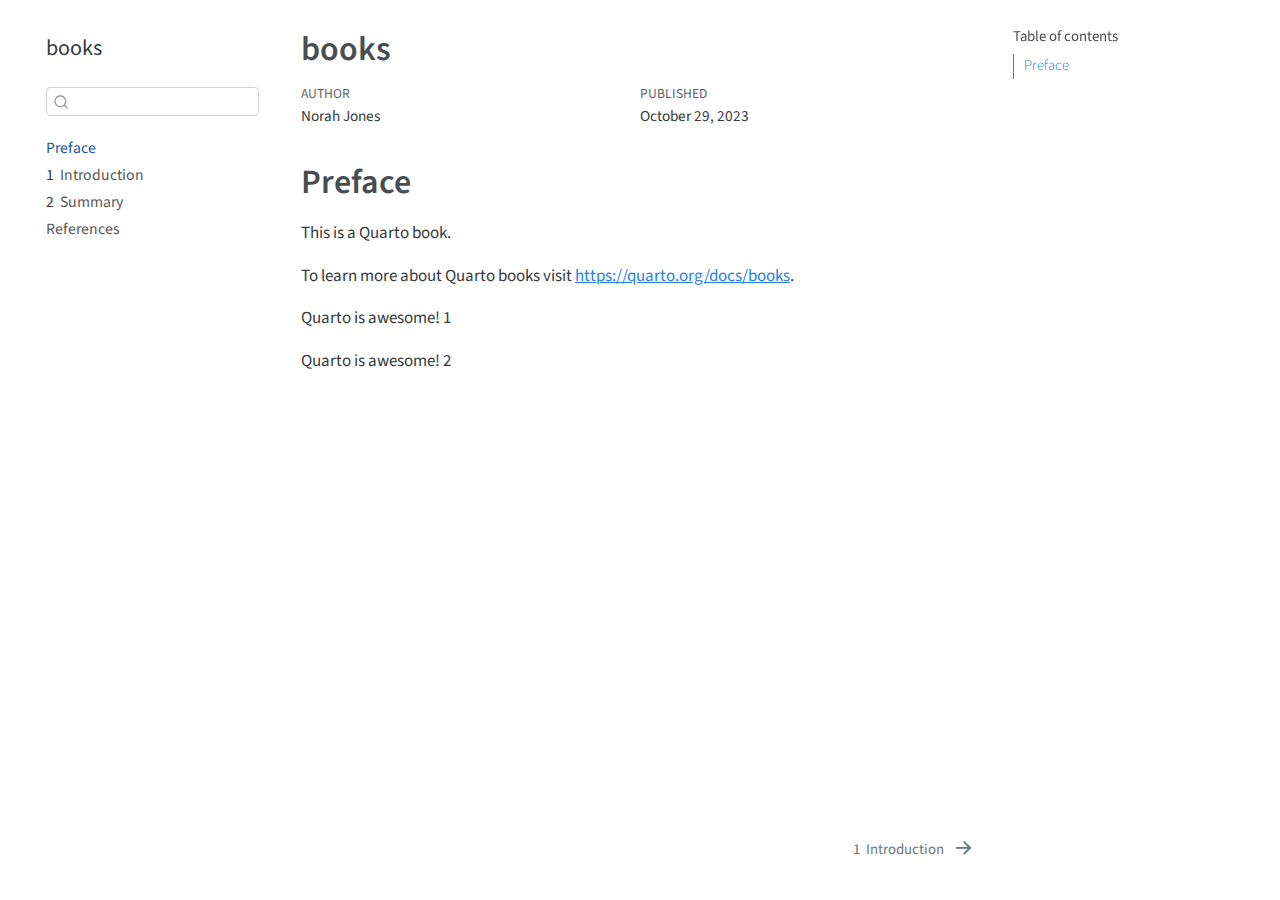
<file: docs/index.html>
<!DOCTYPE html>
<html xmlns="http://www.w3.org/1999/xhtml" lang="en" xml:lang="en"><head>

<meta charset="utf-8">
<meta name="generator" content="quarto-1.3.450">

<meta name="viewport" content="width=device-width, initial-scale=1.0, user-scalable=yes">

<meta name="author" content="Norah Jones">
<meta name="dcterms.date" content="2023-10-29">

<title>books</title>
<style>
code{white-space: pre-wrap;}
span.smallcaps{font-variant: small-caps;}
div.columns{display: flex; gap: min(4vw, 1.5em);}
div.column{flex: auto; overflow-x: auto;}
div.hanging-indent{margin-left: 1.5em; text-indent: -1.5em;}
ul.task-list{list-style: none;}
ul.task-list li input[type="checkbox"] {
  width: 0.8em;
  margin: 0 0.8em 0.2em -1em; /* quarto-specific, see https://github.com/quarto-dev/quarto-cli/issues/4556 */ 
  vertical-align: middle;
}
</style>


<script src="site_libs/quarto-nav/quarto-nav.js"></script>
<script src="site_libs/quarto-nav/headroom.min.js"></script>
<script src="site_libs/clipboard/clipboard.min.js"></script>
<script src="site_libs/quarto-search/autocomplete.umd.js"></script>
<script src="site_libs/quarto-search/fuse.min.js"></script>
<script src="site_libs/quarto-search/quarto-search.js"></script>
<meta name="quarto:offset" content="./">
<link href="./intro.html" rel="next">
<script src="site_libs/quarto-html/quarto.js"></script>
<script src="site_libs/quarto-html/popper.min.js"></script>
<script src="site_libs/quarto-html/tippy.umd.min.js"></script>
<script src="site_libs/quarto-html/anchor.min.js"></script>
<link href="site_libs/quarto-html/tippy.css" rel="stylesheet">
<link href="site_libs/quarto-html/quarto-syntax-highlighting.css" rel="stylesheet" id="quarto-text-highlighting-styles">
<script src="site_libs/bootstrap/bootstrap.min.js"></script>
<link href="site_libs/bootstrap/bootstrap-icons.css" rel="stylesheet">
<link href="site_libs/bootstrap/bootstrap.min.css" rel="stylesheet" id="quarto-bootstrap" data-mode="light">
<script id="quarto-search-options" type="application/json">{
  "location": "sidebar",
  "copy-button": false,
  "collapse-after": 3,
  "panel-placement": "start",
  "type": "textbox",
  "limit": 20,
  "language": {
    "search-no-results-text": "No results",
    "search-matching-documents-text": "matching documents",
    "search-copy-link-title": "Copy link to search",
    "search-hide-matches-text": "Hide additional matches",
    "search-more-match-text": "more match in this document",
    "search-more-matches-text": "more matches in this document",
    "search-clear-button-title": "Clear",
    "search-detached-cancel-button-title": "Cancel",
    "search-submit-button-title": "Submit",
    "search-label": "Search"
  }
}</script>


</head>

<body class="nav-sidebar floating">

<div id="quarto-search-results"></div>
  <header id="quarto-header" class="headroom fixed-top">
  <nav class="quarto-secondary-nav">
    <div class="container-fluid d-flex">
      <button type="button" class="quarto-btn-toggle btn" data-bs-toggle="collapse" data-bs-target="#quarto-sidebar,#quarto-sidebar-glass" aria-controls="quarto-sidebar" aria-expanded="false" aria-label="Toggle sidebar navigation" onclick="if (window.quartoToggleHeadroom) { window.quartoToggleHeadroom(); }">
        <i class="bi bi-layout-text-sidebar-reverse"></i>
      </button>
      <nav class="quarto-page-breadcrumbs" aria-label="breadcrumb"><ol class="breadcrumb"><li class="breadcrumb-item"><a href="./index.html">Preface</a></li></ol></nav>
      <a class="flex-grow-1" role="button" data-bs-toggle="collapse" data-bs-target="#quarto-sidebar,#quarto-sidebar-glass" aria-controls="quarto-sidebar" aria-expanded="false" aria-label="Toggle sidebar navigation" onclick="if (window.quartoToggleHeadroom) { window.quartoToggleHeadroom(); }">      
      </a>
      <button type="button" class="btn quarto-search-button" aria-label="" onclick="window.quartoOpenSearch();">
        <i class="bi bi-search"></i>
      </button>
    </div>
  </nav>
</header>
<!-- content -->
<div id="quarto-content" class="quarto-container page-columns page-rows-contents page-layout-article">
<!-- sidebar -->
  <nav id="quarto-sidebar" class="sidebar collapse collapse-horizontal sidebar-navigation floating overflow-auto">
    <div class="pt-lg-2 mt-2 text-left sidebar-header">
    <div class="sidebar-title mb-0 py-0">
      <a href="./">books</a> 
    </div>
      </div>
        <div class="mt-2 flex-shrink-0 align-items-center">
        <div class="sidebar-search">
        <div id="quarto-search" class="" title="Search"></div>
        </div>
        </div>
    <div class="sidebar-menu-container"> 
    <ul class="list-unstyled mt-1">
        <li class="sidebar-item">
  <div class="sidebar-item-container"> 
  <a href="./index.html" class="sidebar-item-text sidebar-link active">
 <span class="menu-text">Preface</span></a>
  </div>
</li>
        <li class="sidebar-item">
  <div class="sidebar-item-container"> 
  <a href="./intro.html" class="sidebar-item-text sidebar-link">
 <span class="menu-text"><span class="chapter-number">1</span>&nbsp; <span class="chapter-title">Introduction</span></span></a>
  </div>
</li>
        <li class="sidebar-item">
  <div class="sidebar-item-container"> 
  <a href="./summary.html" class="sidebar-item-text sidebar-link">
 <span class="menu-text"><span class="chapter-number">2</span>&nbsp; <span class="chapter-title">Summary</span></span></a>
  </div>
</li>
        <li class="sidebar-item">
  <div class="sidebar-item-container"> 
  <a href="./references.html" class="sidebar-item-text sidebar-link">
 <span class="menu-text">References</span></a>
  </div>
</li>
    </ul>
    </div>
</nav>
<div id="quarto-sidebar-glass" data-bs-toggle="collapse" data-bs-target="#quarto-sidebar,#quarto-sidebar-glass"></div>
<!-- margin-sidebar -->
    <div id="quarto-margin-sidebar" class="sidebar margin-sidebar">
        <nav id="TOC" role="doc-toc" class="toc-active">
    <h2 id="toc-title">Table of contents</h2>
   
  <ul>
  <li><a href="#preface" id="toc-preface" class="nav-link active" data-scroll-target="#preface">Preface</a></li>
  </ul>
</nav>
    </div>
<!-- main -->
<main class="content" id="quarto-document-content">

<header id="title-block-header" class="quarto-title-block default">
<div class="quarto-title">
<h1 class="title">books</h1>
</div>



<div class="quarto-title-meta">

    <div>
    <div class="quarto-title-meta-heading">Author</div>
    <div class="quarto-title-meta-contents">
             <p>Norah Jones </p>
          </div>
  </div>
    
    <div>
    <div class="quarto-title-meta-heading">Published</div>
    <div class="quarto-title-meta-contents">
      <p class="date">October 29, 2023</p>
    </div>
  </div>
  
    
  </div>
  

</header>

<section id="preface" class="level1 unnumbered">
<h1 class="unnumbered">Preface</h1>
<p>This is a Quarto book.</p>
<p>To learn more about Quarto books visit <a href="https://quarto.org/docs/books" class="uri">https://quarto.org/docs/books</a>.</p>
<p>Quarto is awesome! 1</p>
<p>Quarto is awesome! 2</p>


</section>

</main> <!-- /main -->
<script id="quarto-html-after-body" type="application/javascript">
window.document.addEventListener("DOMContentLoaded", function (event) {
  const toggleBodyColorMode = (bsSheetEl) => {
    const mode = bsSheetEl.getAttribute("data-mode");
    const bodyEl = window.document.querySelector("body");
    if (mode === "dark") {
      bodyEl.classList.add("quarto-dark");
      bodyEl.classList.remove("quarto-light");
    } else {
      bodyEl.classList.add("quarto-light");
      bodyEl.classList.remove("quarto-dark");
    }
  }
  const toggleBodyColorPrimary = () => {
    const bsSheetEl = window.document.querySelector("link#quarto-bootstrap");
    if (bsSheetEl) {
      toggleBodyColorMode(bsSheetEl);
    }
  }
  toggleBodyColorPrimary();  
  const icon = "";
  const anchorJS = new window.AnchorJS();
  anchorJS.options = {
    placement: 'right',
    icon: icon
  };
  anchorJS.add('.anchored');
  const isCodeAnnotation = (el) => {
    for (const clz of el.classList) {
      if (clz.startsWith('code-annotation-')) {                     
        return true;
      }
    }
    return false;
  }
  const clipboard = new window.ClipboardJS('.code-copy-button', {
    text: function(trigger) {
      const codeEl = trigger.previousElementSibling.cloneNode(true);
      for (const childEl of codeEl.children) {
        if (isCodeAnnotation(childEl)) {
          childEl.remove();
        }
      }
      return codeEl.innerText;
    }
  });
  clipboard.on('success', function(e) {
    // button target
    const button = e.trigger;
    // don't keep focus
    button.blur();
    // flash "checked"
    button.classList.add('code-copy-button-checked');
    var currentTitle = button.getAttribute("title");
    button.setAttribute("title", "Copied!");
    let tooltip;
    if (window.bootstrap) {
      button.setAttribute("data-bs-toggle", "tooltip");
      button.setAttribute("data-bs-placement", "left");
      button.setAttribute("data-bs-title", "Copied!");
      tooltip = new bootstrap.Tooltip(button, 
        { trigger: "manual", 
          customClass: "code-copy-button-tooltip",
          offset: [0, -8]});
      tooltip.show();    
    }
    setTimeout(function() {
      if (tooltip) {
        tooltip.hide();
        button.removeAttribute("data-bs-title");
        button.removeAttribute("data-bs-toggle");
        button.removeAttribute("data-bs-placement");
      }
      button.setAttribute("title", currentTitle);
      button.classList.remove('code-copy-button-checked');
    }, 1000);
    // clear code selection
    e.clearSelection();
  });
  function tippyHover(el, contentFn) {
    const config = {
      allowHTML: true,
      content: contentFn,
      maxWidth: 500,
      delay: 100,
      arrow: false,
      appendTo: function(el) {
          return el.parentElement;
      },
      interactive: true,
      interactiveBorder: 10,
      theme: 'quarto',
      placement: 'bottom-start'
    };
    window.tippy(el, config); 
  }
  const noterefs = window.document.querySelectorAll('a[role="doc-noteref"]');
  for (var i=0; i<noterefs.length; i++) {
    const ref = noterefs[i];
    tippyHover(ref, function() {
      // use id or data attribute instead here
      let href = ref.getAttribute('data-footnote-href') || ref.getAttribute('href');
      try { href = new URL(href).hash; } catch {}
      const id = href.replace(/^#\/?/, "");
      const note = window.document.getElementById(id);
      return note.innerHTML;
    });
  }
      let selectedAnnoteEl;
      const selectorForAnnotation = ( cell, annotation) => {
        let cellAttr = 'data-code-cell="' + cell + '"';
        let lineAttr = 'data-code-annotation="' +  annotation + '"';
        const selector = 'span[' + cellAttr + '][' + lineAttr + ']';
        return selector;
      }
      const selectCodeLines = (annoteEl) => {
        const doc = window.document;
        const targetCell = annoteEl.getAttribute("data-target-cell");
        const targetAnnotation = annoteEl.getAttribute("data-target-annotation");
        const annoteSpan = window.document.querySelector(selectorForAnnotation(targetCell, targetAnnotation));
        const lines = annoteSpan.getAttribute("data-code-lines").split(",");
        const lineIds = lines.map((line) => {
          return targetCell + "-" + line;
        })
        let top = null;
        let height = null;
        let parent = null;
        if (lineIds.length > 0) {
            //compute the position of the single el (top and bottom and make a div)
            const el = window.document.getElementById(lineIds[0]);
            top = el.offsetTop;
            height = el.offsetHeight;
            parent = el.parentElement.parentElement;
          if (lineIds.length > 1) {
            const lastEl = window.document.getElementById(lineIds[lineIds.length - 1]);
            const bottom = lastEl.offsetTop + lastEl.offsetHeight;
            height = bottom - top;
          }
          if (top !== null && height !== null && parent !== null) {
            // cook up a div (if necessary) and position it 
            let div = window.document.getElementById("code-annotation-line-highlight");
            if (div === null) {
              div = window.document.createElement("div");
              div.setAttribute("id", "code-annotation-line-highlight");
              div.style.position = 'absolute';
              parent.appendChild(div);
            }
            div.style.top = top - 2 + "px";
            div.style.height = height + 4 + "px";
            let gutterDiv = window.document.getElementById("code-annotation-line-highlight-gutter");
            if (gutterDiv === null) {
              gutterDiv = window.document.createElement("div");
              gutterDiv.setAttribute("id", "code-annotation-line-highlight-gutter");
              gutterDiv.style.position = 'absolute';
              const codeCell = window.document.getElementById(targetCell);
              const gutter = codeCell.querySelector('.code-annotation-gutter');
              gutter.appendChild(gutterDiv);
            }
            gutterDiv.style.top = top - 2 + "px";
            gutterDiv.style.height = height + 4 + "px";
          }
          selectedAnnoteEl = annoteEl;
        }
      };
      const unselectCodeLines = () => {
        const elementsIds = ["code-annotation-line-highlight", "code-annotation-line-highlight-gutter"];
        elementsIds.forEach((elId) => {
          const div = window.document.getElementById(elId);
          if (div) {
            div.remove();
          }
        });
        selectedAnnoteEl = undefined;
      };
      // Attach click handler to the DT
      const annoteDls = window.document.querySelectorAll('dt[data-target-cell]');
      for (const annoteDlNode of annoteDls) {
        annoteDlNode.addEventListener('click', (event) => {
          const clickedEl = event.target;
          if (clickedEl !== selectedAnnoteEl) {
            unselectCodeLines();
            const activeEl = window.document.querySelector('dt[data-target-cell].code-annotation-active');
            if (activeEl) {
              activeEl.classList.remove('code-annotation-active');
            }
            selectCodeLines(clickedEl);
            clickedEl.classList.add('code-annotation-active');
          } else {
            // Unselect the line
            unselectCodeLines();
            clickedEl.classList.remove('code-annotation-active');
          }
        });
      }
  const findCites = (el) => {
    const parentEl = el.parentElement;
    if (parentEl) {
      const cites = parentEl.dataset.cites;
      if (cites) {
        return {
          el,
          cites: cites.split(' ')
        };
      } else {
        return findCites(el.parentElement)
      }
    } else {
      return undefined;
    }
  };
  var bibliorefs = window.document.querySelectorAll('a[role="doc-biblioref"]');
  for (var i=0; i<bibliorefs.length; i++) {
    const ref = bibliorefs[i];
    const citeInfo = findCites(ref);
    if (citeInfo) {
      tippyHover(citeInfo.el, function() {
        var popup = window.document.createElement('div');
        citeInfo.cites.forEach(function(cite) {
          var citeDiv = window.document.createElement('div');
          citeDiv.classList.add('hanging-indent');
          citeDiv.classList.add('csl-entry');
          var biblioDiv = window.document.getElementById('ref-' + cite);
          if (biblioDiv) {
            citeDiv.innerHTML = biblioDiv.innerHTML;
          }
          popup.appendChild(citeDiv);
        });
        return popup.innerHTML;
      });
    }
  }
});
</script>
<nav class="page-navigation">
  <div class="nav-page nav-page-previous">
  </div>
  <div class="nav-page nav-page-next">
      <a href="./intro.html" class="pagination-link">
        <span class="nav-page-text"><span class="chapter-number">1</span>&nbsp; <span class="chapter-title">Introduction</span></span> <i class="bi bi-arrow-right-short"></i>
      </a>
  </div>
</nav>
</div> <!-- /content -->



</body></html>
</file>
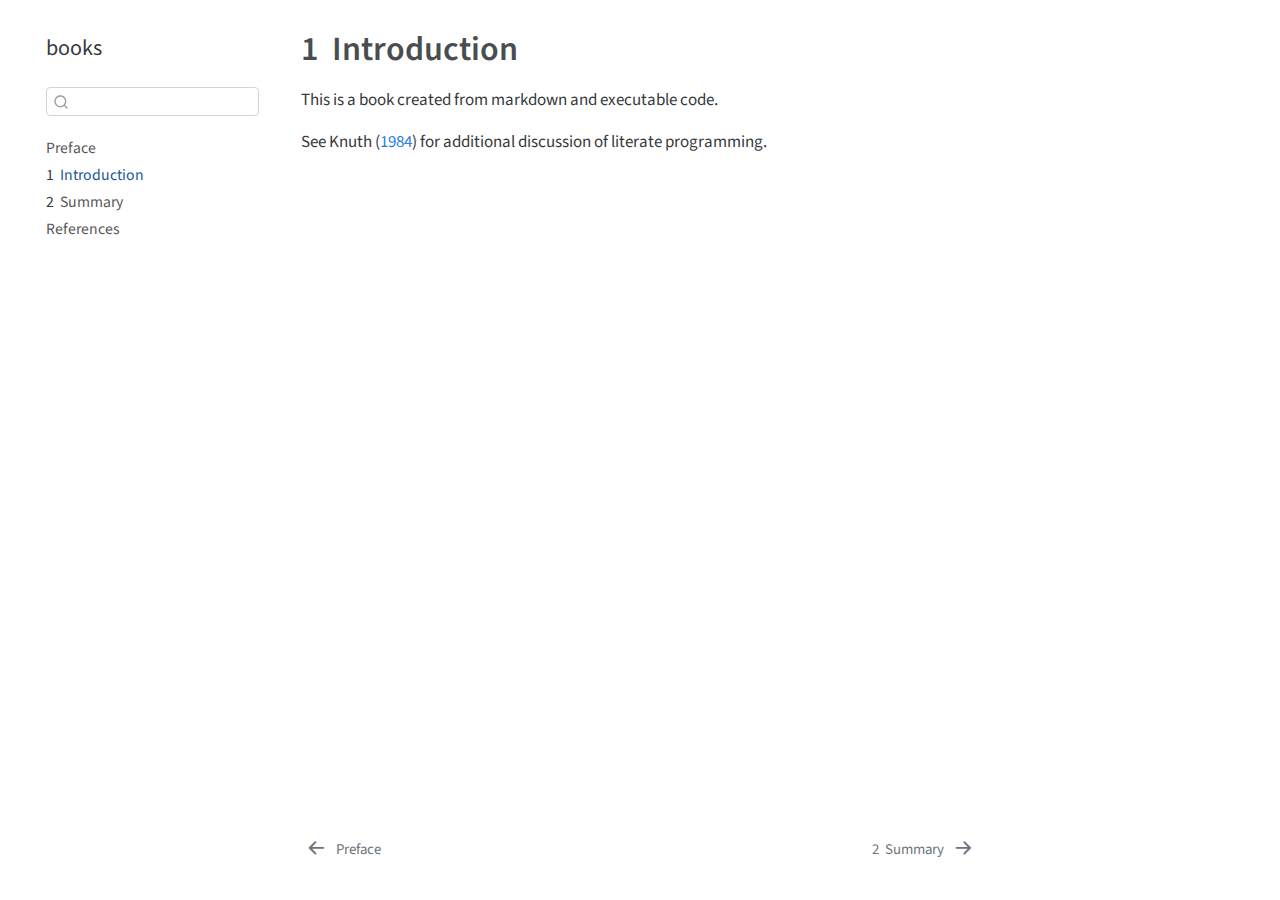
<file: docs/intro.html>
<!DOCTYPE html>
<html xmlns="http://www.w3.org/1999/xhtml" lang="en" xml:lang="en"><head>

<meta charset="utf-8">
<meta name="generator" content="quarto-1.3.450">

<meta name="viewport" content="width=device-width, initial-scale=1.0, user-scalable=yes">


<title>books - 1&nbsp; Introduction</title>
<style>
code{white-space: pre-wrap;}
span.smallcaps{font-variant: small-caps;}
div.columns{display: flex; gap: min(4vw, 1.5em);}
div.column{flex: auto; overflow-x: auto;}
div.hanging-indent{margin-left: 1.5em; text-indent: -1.5em;}
ul.task-list{list-style: none;}
ul.task-list li input[type="checkbox"] {
  width: 0.8em;
  margin: 0 0.8em 0.2em -1em; /* quarto-specific, see https://github.com/quarto-dev/quarto-cli/issues/4556 */ 
  vertical-align: middle;
}
/* CSS for citations */
div.csl-bib-body { }
div.csl-entry {
  clear: both;
}
.hanging-indent div.csl-entry {
  margin-left:2em;
  text-indent:-2em;
}
div.csl-left-margin {
  min-width:2em;
  float:left;
}
div.csl-right-inline {
  margin-left:2em;
  padding-left:1em;
}
div.csl-indent {
  margin-left: 2em;
}</style>


<script src="site_libs/quarto-nav/quarto-nav.js"></script>
<script src="site_libs/quarto-nav/headroom.min.js"></script>
<script src="site_libs/clipboard/clipboard.min.js"></script>
<script src="site_libs/quarto-search/autocomplete.umd.js"></script>
<script src="site_libs/quarto-search/fuse.min.js"></script>
<script src="site_libs/quarto-search/quarto-search.js"></script>
<meta name="quarto:offset" content="./">
<link href="./summary.html" rel="next">
<link href="./index.html" rel="prev">
<script src="site_libs/quarto-html/quarto.js"></script>
<script src="site_libs/quarto-html/popper.min.js"></script>
<script src="site_libs/quarto-html/tippy.umd.min.js"></script>
<script src="site_libs/quarto-html/anchor.min.js"></script>
<link href="site_libs/quarto-html/tippy.css" rel="stylesheet">
<link href="site_libs/quarto-html/quarto-syntax-highlighting.css" rel="stylesheet" id="quarto-text-highlighting-styles">
<script src="site_libs/bootstrap/bootstrap.min.js"></script>
<link href="site_libs/bootstrap/bootstrap-icons.css" rel="stylesheet">
<link href="site_libs/bootstrap/bootstrap.min.css" rel="stylesheet" id="quarto-bootstrap" data-mode="light">
<script id="quarto-search-options" type="application/json">{
  "location": "sidebar",
  "copy-button": false,
  "collapse-after": 3,
  "panel-placement": "start",
  "type": "textbox",
  "limit": 20,
  "language": {
    "search-no-results-text": "No results",
    "search-matching-documents-text": "matching documents",
    "search-copy-link-title": "Copy link to search",
    "search-hide-matches-text": "Hide additional matches",
    "search-more-match-text": "more match in this document",
    "search-more-matches-text": "more matches in this document",
    "search-clear-button-title": "Clear",
    "search-detached-cancel-button-title": "Cancel",
    "search-submit-button-title": "Submit",
    "search-label": "Search"
  }
}</script>


</head>

<body class="nav-sidebar floating">

<div id="quarto-search-results"></div>
  <header id="quarto-header" class="headroom fixed-top">
  <nav class="quarto-secondary-nav">
    <div class="container-fluid d-flex">
      <button type="button" class="quarto-btn-toggle btn" data-bs-toggle="collapse" data-bs-target="#quarto-sidebar,#quarto-sidebar-glass" aria-controls="quarto-sidebar" aria-expanded="false" aria-label="Toggle sidebar navigation" onclick="if (window.quartoToggleHeadroom) { window.quartoToggleHeadroom(); }">
        <i class="bi bi-layout-text-sidebar-reverse"></i>
      </button>
      <nav class="quarto-page-breadcrumbs" aria-label="breadcrumb"><ol class="breadcrumb"><li class="breadcrumb-item"><a href="./intro.html"><span class="chapter-number">1</span>&nbsp; <span class="chapter-title">Introduction</span></a></li></ol></nav>
      <a class="flex-grow-1" role="button" data-bs-toggle="collapse" data-bs-target="#quarto-sidebar,#quarto-sidebar-glass" aria-controls="quarto-sidebar" aria-expanded="false" aria-label="Toggle sidebar navigation" onclick="if (window.quartoToggleHeadroom) { window.quartoToggleHeadroom(); }">      
      </a>
      <button type="button" class="btn quarto-search-button" aria-label="" onclick="window.quartoOpenSearch();">
        <i class="bi bi-search"></i>
      </button>
    </div>
  </nav>
</header>
<!-- content -->
<div id="quarto-content" class="quarto-container page-columns page-rows-contents page-layout-article">
<!-- sidebar -->
  <nav id="quarto-sidebar" class="sidebar collapse collapse-horizontal sidebar-navigation floating overflow-auto">
    <div class="pt-lg-2 mt-2 text-left sidebar-header">
    <div class="sidebar-title mb-0 py-0">
      <a href="./">books</a> 
    </div>
      </div>
        <div class="mt-2 flex-shrink-0 align-items-center">
        <div class="sidebar-search">
        <div id="quarto-search" class="" title="Search"></div>
        </div>
        </div>
    <div class="sidebar-menu-container"> 
    <ul class="list-unstyled mt-1">
        <li class="sidebar-item">
  <div class="sidebar-item-container"> 
  <a href="./index.html" class="sidebar-item-text sidebar-link">
 <span class="menu-text">Preface</span></a>
  </div>
</li>
        <li class="sidebar-item">
  <div class="sidebar-item-container"> 
  <a href="./intro.html" class="sidebar-item-text sidebar-link active">
 <span class="menu-text"><span class="chapter-number">1</span>&nbsp; <span class="chapter-title">Introduction</span></span></a>
  </div>
</li>
        <li class="sidebar-item">
  <div class="sidebar-item-container"> 
  <a href="./summary.html" class="sidebar-item-text sidebar-link">
 <span class="menu-text"><span class="chapter-number">2</span>&nbsp; <span class="chapter-title">Summary</span></span></a>
  </div>
</li>
        <li class="sidebar-item">
  <div class="sidebar-item-container"> 
  <a href="./references.html" class="sidebar-item-text sidebar-link">
 <span class="menu-text">References</span></a>
  </div>
</li>
    </ul>
    </div>
</nav>
<div id="quarto-sidebar-glass" data-bs-toggle="collapse" data-bs-target="#quarto-sidebar,#quarto-sidebar-glass"></div>
<!-- margin-sidebar -->
    <div id="quarto-margin-sidebar" class="sidebar margin-sidebar">
        
    </div>
<!-- main -->
<main class="content" id="quarto-document-content">

<header id="title-block-header" class="quarto-title-block default">
<div class="quarto-title">
<h1 class="title"><span class="chapter-number">1</span>&nbsp; <span class="chapter-title">Introduction</span></h1>
</div>



<div class="quarto-title-meta">

    
  
    
  </div>
  

</header>

<p>This is a book created from markdown and executable code.</p>
<p>See <span class="citation" data-cites="knuth84">Knuth (<a href="references.html#ref-knuth84" role="doc-biblioref">1984</a>)</span> for additional discussion of literate programming.</p>


<div id="refs" class="references csl-bib-body hanging-indent" role="list" style="display: none">
<div id="ref-knuth84" class="csl-entry" role="listitem">
Knuth, Donald E. 1984. <span>“Literate Programming.”</span> <em>Comput. J.</em> 27 (2): 97–111. <a href="https://doi.org/10.1093/comjnl/27.2.97">https://doi.org/10.1093/comjnl/27.2.97</a>.
</div>
</div>

</main> <!-- /main -->
<script id="quarto-html-after-body" type="application/javascript">
window.document.addEventListener("DOMContentLoaded", function (event) {
  const toggleBodyColorMode = (bsSheetEl) => {
    const mode = bsSheetEl.getAttribute("data-mode");
    const bodyEl = window.document.querySelector("body");
    if (mode === "dark") {
      bodyEl.classList.add("quarto-dark");
      bodyEl.classList.remove("quarto-light");
    } else {
      bodyEl.classList.add("quarto-light");
      bodyEl.classList.remove("quarto-dark");
    }
  }
  const toggleBodyColorPrimary = () => {
    const bsSheetEl = window.document.querySelector("link#quarto-bootstrap");
    if (bsSheetEl) {
      toggleBodyColorMode(bsSheetEl);
    }
  }
  toggleBodyColorPrimary();  
  const icon = "";
  const anchorJS = new window.AnchorJS();
  anchorJS.options = {
    placement: 'right',
    icon: icon
  };
  anchorJS.add('.anchored');
  const isCodeAnnotation = (el) => {
    for (const clz of el.classList) {
      if (clz.startsWith('code-annotation-')) {                     
        return true;
      }
    }
    return false;
  }
  const clipboard = new window.ClipboardJS('.code-copy-button', {
    text: function(trigger) {
      const codeEl = trigger.previousElementSibling.cloneNode(true);
      for (const childEl of codeEl.children) {
        if (isCodeAnnotation(childEl)) {
          childEl.remove();
        }
      }
      return codeEl.innerText;
    }
  });
  clipboard.on('success', function(e) {
    // button target
    const button = e.trigger;
    // don't keep focus
    button.blur();
    // flash "checked"
    button.classList.add('code-copy-button-checked');
    var currentTitle = button.getAttribute("title");
    button.setAttribute("title", "Copied!");
    let tooltip;
    if (window.bootstrap) {
      button.setAttribute("data-bs-toggle", "tooltip");
      button.setAttribute("data-bs-placement", "left");
      button.setAttribute("data-bs-title", "Copied!");
      tooltip = new bootstrap.Tooltip(button, 
        { trigger: "manual", 
          customClass: "code-copy-button-tooltip",
          offset: [0, -8]});
      tooltip.show();    
    }
    setTimeout(function() {
      if (tooltip) {
        tooltip.hide();
        button.removeAttribute("data-bs-title");
        button.removeAttribute("data-bs-toggle");
        button.removeAttribute("data-bs-placement");
      }
      button.setAttribute("title", currentTitle);
      button.classList.remove('code-copy-button-checked');
    }, 1000);
    // clear code selection
    e.clearSelection();
  });
  function tippyHover(el, contentFn) {
    const config = {
      allowHTML: true,
      content: contentFn,
      maxWidth: 500,
      delay: 100,
      arrow: false,
      appendTo: function(el) {
          return el.parentElement;
      },
      interactive: true,
      interactiveBorder: 10,
      theme: 'quarto',
      placement: 'bottom-start'
    };
    window.tippy(el, config); 
  }
  const noterefs = window.document.querySelectorAll('a[role="doc-noteref"]');
  for (var i=0; i<noterefs.length; i++) {
    const ref = noterefs[i];
    tippyHover(ref, function() {
      // use id or data attribute instead here
      let href = ref.getAttribute('data-footnote-href') || ref.getAttribute('href');
      try { href = new URL(href).hash; } catch {}
      const id = href.replace(/^#\/?/, "");
      const note = window.document.getElementById(id);
      return note.innerHTML;
    });
  }
      let selectedAnnoteEl;
      const selectorForAnnotation = ( cell, annotation) => {
        let cellAttr = 'data-code-cell="' + cell + '"';
        let lineAttr = 'data-code-annotation="' +  annotation + '"';
        const selector = 'span[' + cellAttr + '][' + lineAttr + ']';
        return selector;
      }
      const selectCodeLines = (annoteEl) => {
        const doc = window.document;
        const targetCell = annoteEl.getAttribute("data-target-cell");
        const targetAnnotation = annoteEl.getAttribute("data-target-annotation");
        const annoteSpan = window.document.querySelector(selectorForAnnotation(targetCell, targetAnnotation));
        const lines = annoteSpan.getAttribute("data-code-lines").split(",");
        const lineIds = lines.map((line) => {
          return targetCell + "-" + line;
        })
        let top = null;
        let height = null;
        let parent = null;
        if (lineIds.length > 0) {
            //compute the position of the single el (top and bottom and make a div)
            const el = window.document.getElementById(lineIds[0]);
            top = el.offsetTop;
            height = el.offsetHeight;
            parent = el.parentElement.parentElement;
          if (lineIds.length > 1) {
            const lastEl = window.document.getElementById(lineIds[lineIds.length - 1]);
            const bottom = lastEl.offsetTop + lastEl.offsetHeight;
            height = bottom - top;
          }
          if (top !== null && height !== null && parent !== null) {
            // cook up a div (if necessary) and position it 
            let div = window.document.getElementById("code-annotation-line-highlight");
            if (div === null) {
              div = window.document.createElement("div");
              div.setAttribute("id", "code-annotation-line-highlight");
              div.style.position = 'absolute';
              parent.appendChild(div);
            }
            div.style.top = top - 2 + "px";
            div.style.height = height + 4 + "px";
            let gutterDiv = window.document.getElementById("code-annotation-line-highlight-gutter");
            if (gutterDiv === null) {
              gutterDiv = window.document.createElement("div");
              gutterDiv.setAttribute("id", "code-annotation-line-highlight-gutter");
              gutterDiv.style.position = 'absolute';
              const codeCell = window.document.getElementById(targetCell);
              const gutter = codeCell.querySelector('.code-annotation-gutter');
              gutter.appendChild(gutterDiv);
            }
            gutterDiv.style.top = top - 2 + "px";
            gutterDiv.style.height = height + 4 + "px";
          }
          selectedAnnoteEl = annoteEl;
        }
      };
      const unselectCodeLines = () => {
        const elementsIds = ["code-annotation-line-highlight", "code-annotation-line-highlight-gutter"];
        elementsIds.forEach((elId) => {
          const div = window.document.getElementById(elId);
          if (div) {
            div.remove();
          }
        });
        selectedAnnoteEl = undefined;
      };
      // Attach click handler to the DT
      const annoteDls = window.document.querySelectorAll('dt[data-target-cell]');
      for (const annoteDlNode of annoteDls) {
        annoteDlNode.addEventListener('click', (event) => {
          const clickedEl = event.target;
          if (clickedEl !== selectedAnnoteEl) {
            unselectCodeLines();
            const activeEl = window.document.querySelector('dt[data-target-cell].code-annotation-active');
            if (activeEl) {
              activeEl.classList.remove('code-annotation-active');
            }
            selectCodeLines(clickedEl);
            clickedEl.classList.add('code-annotation-active');
          } else {
            // Unselect the line
            unselectCodeLines();
            clickedEl.classList.remove('code-annotation-active');
          }
        });
      }
  const findCites = (el) => {
    const parentEl = el.parentElement;
    if (parentEl) {
      const cites = parentEl.dataset.cites;
      if (cites) {
        return {
          el,
          cites: cites.split(' ')
        };
      } else {
        return findCites(el.parentElement)
      }
    } else {
      return undefined;
    }
  };
  var bibliorefs = window.document.querySelectorAll('a[role="doc-biblioref"]');
  for (var i=0; i<bibliorefs.length; i++) {
    const ref = bibliorefs[i];
    const citeInfo = findCites(ref);
    if (citeInfo) {
      tippyHover(citeInfo.el, function() {
        var popup = window.document.createElement('div');
        citeInfo.cites.forEach(function(cite) {
          var citeDiv = window.document.createElement('div');
          citeDiv.classList.add('hanging-indent');
          citeDiv.classList.add('csl-entry');
          var biblioDiv = window.document.getElementById('ref-' + cite);
          if (biblioDiv) {
            citeDiv.innerHTML = biblioDiv.innerHTML;
          }
          popup.appendChild(citeDiv);
        });
        return popup.innerHTML;
      });
    }
  }
});
</script>
<nav class="page-navigation">
  <div class="nav-page nav-page-previous">
      <a href="./index.html" class="pagination-link">
        <i class="bi bi-arrow-left-short"></i> <span class="nav-page-text">Preface</span>
      </a>          
  </div>
  <div class="nav-page nav-page-next">
      <a href="./summary.html" class="pagination-link">
        <span class="nav-page-text"><span class="chapter-number">2</span>&nbsp; <span class="chapter-title">Summary</span></span> <i class="bi bi-arrow-right-short"></i>
      </a>
  </div>
</nav>
</div> <!-- /content -->



</body></html>
</file>
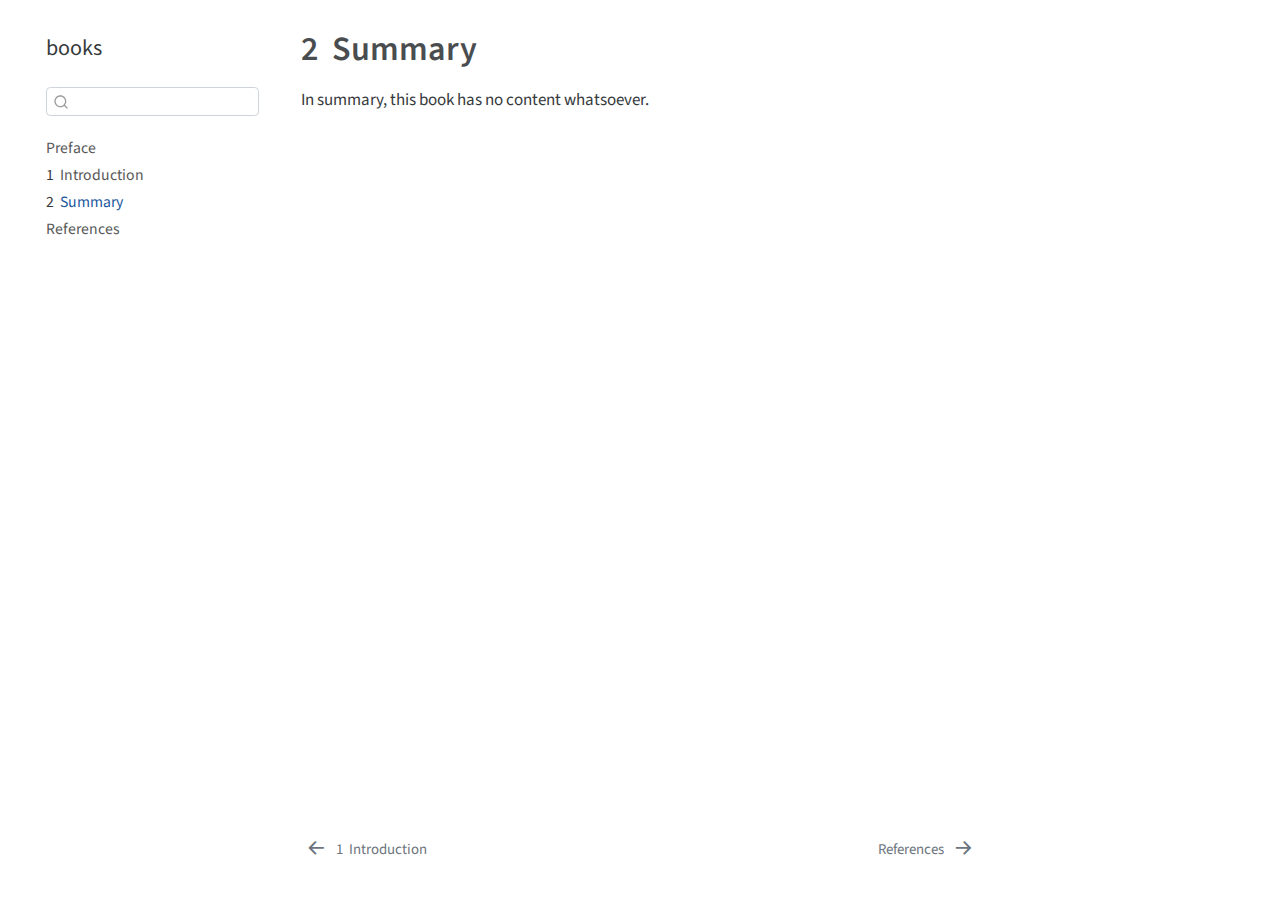
<file: docs/summary.html>
<!DOCTYPE html>
<html xmlns="http://www.w3.org/1999/xhtml" lang="en" xml:lang="en"><head>

<meta charset="utf-8">
<meta name="generator" content="quarto-1.3.450">

<meta name="viewport" content="width=device-width, initial-scale=1.0, user-scalable=yes">


<title>books - 2&nbsp; Summary</title>
<style>
code{white-space: pre-wrap;}
span.smallcaps{font-variant: small-caps;}
div.columns{display: flex; gap: min(4vw, 1.5em);}
div.column{flex: auto; overflow-x: auto;}
div.hanging-indent{margin-left: 1.5em; text-indent: -1.5em;}
ul.task-list{list-style: none;}
ul.task-list li input[type="checkbox"] {
  width: 0.8em;
  margin: 0 0.8em 0.2em -1em; /* quarto-specific, see https://github.com/quarto-dev/quarto-cli/issues/4556 */ 
  vertical-align: middle;
}
</style>


<script src="site_libs/quarto-nav/quarto-nav.js"></script>
<script src="site_libs/quarto-nav/headroom.min.js"></script>
<script src="site_libs/clipboard/clipboard.min.js"></script>
<script src="site_libs/quarto-search/autocomplete.umd.js"></script>
<script src="site_libs/quarto-search/fuse.min.js"></script>
<script src="site_libs/quarto-search/quarto-search.js"></script>
<meta name="quarto:offset" content="./">
<link href="./references.html" rel="next">
<link href="./intro.html" rel="prev">
<script src="site_libs/quarto-html/quarto.js"></script>
<script src="site_libs/quarto-html/popper.min.js"></script>
<script src="site_libs/quarto-html/tippy.umd.min.js"></script>
<script src="site_libs/quarto-html/anchor.min.js"></script>
<link href="site_libs/quarto-html/tippy.css" rel="stylesheet">
<link href="site_libs/quarto-html/quarto-syntax-highlighting.css" rel="stylesheet" id="quarto-text-highlighting-styles">
<script src="site_libs/bootstrap/bootstrap.min.js"></script>
<link href="site_libs/bootstrap/bootstrap-icons.css" rel="stylesheet">
<link href="site_libs/bootstrap/bootstrap.min.css" rel="stylesheet" id="quarto-bootstrap" data-mode="light">
<script id="quarto-search-options" type="application/json">{
  "location": "sidebar",
  "copy-button": false,
  "collapse-after": 3,
  "panel-placement": "start",
  "type": "textbox",
  "limit": 20,
  "language": {
    "search-no-results-text": "No results",
    "search-matching-documents-text": "matching documents",
    "search-copy-link-title": "Copy link to search",
    "search-hide-matches-text": "Hide additional matches",
    "search-more-match-text": "more match in this document",
    "search-more-matches-text": "more matches in this document",
    "search-clear-button-title": "Clear",
    "search-detached-cancel-button-title": "Cancel",
    "search-submit-button-title": "Submit",
    "search-label": "Search"
  }
}</script>


</head>

<body class="nav-sidebar floating">

<div id="quarto-search-results"></div>
  <header id="quarto-header" class="headroom fixed-top">
  <nav class="quarto-secondary-nav">
    <div class="container-fluid d-flex">
      <button type="button" class="quarto-btn-toggle btn" data-bs-toggle="collapse" data-bs-target="#quarto-sidebar,#quarto-sidebar-glass" aria-controls="quarto-sidebar" aria-expanded="false" aria-label="Toggle sidebar navigation" onclick="if (window.quartoToggleHeadroom) { window.quartoToggleHeadroom(); }">
        <i class="bi bi-layout-text-sidebar-reverse"></i>
      </button>
      <nav class="quarto-page-breadcrumbs" aria-label="breadcrumb"><ol class="breadcrumb"><li class="breadcrumb-item"><a href="./summary.html"><span class="chapter-number">2</span>&nbsp; <span class="chapter-title">Summary</span></a></li></ol></nav>
      <a class="flex-grow-1" role="button" data-bs-toggle="collapse" data-bs-target="#quarto-sidebar,#quarto-sidebar-glass" aria-controls="quarto-sidebar" aria-expanded="false" aria-label="Toggle sidebar navigation" onclick="if (window.quartoToggleHeadroom) { window.quartoToggleHeadroom(); }">      
      </a>
      <button type="button" class="btn quarto-search-button" aria-label="" onclick="window.quartoOpenSearch();">
        <i class="bi bi-search"></i>
      </button>
    </div>
  </nav>
</header>
<!-- content -->
<div id="quarto-content" class="quarto-container page-columns page-rows-contents page-layout-article">
<!-- sidebar -->
  <nav id="quarto-sidebar" class="sidebar collapse collapse-horizontal sidebar-navigation floating overflow-auto">
    <div class="pt-lg-2 mt-2 text-left sidebar-header">
    <div class="sidebar-title mb-0 py-0">
      <a href="./">books</a> 
    </div>
      </div>
        <div class="mt-2 flex-shrink-0 align-items-center">
        <div class="sidebar-search">
        <div id="quarto-search" class="" title="Search"></div>
        </div>
        </div>
    <div class="sidebar-menu-container"> 
    <ul class="list-unstyled mt-1">
        <li class="sidebar-item">
  <div class="sidebar-item-container"> 
  <a href="./index.html" class="sidebar-item-text sidebar-link">
 <span class="menu-text">Preface</span></a>
  </div>
</li>
        <li class="sidebar-item">
  <div class="sidebar-item-container"> 
  <a href="./intro.html" class="sidebar-item-text sidebar-link">
 <span class="menu-text"><span class="chapter-number">1</span>&nbsp; <span class="chapter-title">Introduction</span></span></a>
  </div>
</li>
        <li class="sidebar-item">
  <div class="sidebar-item-container"> 
  <a href="./summary.html" class="sidebar-item-text sidebar-link active">
 <span class="menu-text"><span class="chapter-number">2</span>&nbsp; <span class="chapter-title">Summary</span></span></a>
  </div>
</li>
        <li class="sidebar-item">
  <div class="sidebar-item-container"> 
  <a href="./references.html" class="sidebar-item-text sidebar-link">
 <span class="menu-text">References</span></a>
  </div>
</li>
    </ul>
    </div>
</nav>
<div id="quarto-sidebar-glass" data-bs-toggle="collapse" data-bs-target="#quarto-sidebar,#quarto-sidebar-glass"></div>
<!-- margin-sidebar -->
    <div id="quarto-margin-sidebar" class="sidebar margin-sidebar">
        
    </div>
<!-- main -->
<main class="content" id="quarto-document-content">

<header id="title-block-header" class="quarto-title-block default">
<div class="quarto-title">
<h1 class="title"><span class="chapter-number">2</span>&nbsp; <span class="chapter-title">Summary</span></h1>
</div>



<div class="quarto-title-meta">

    
  
    
  </div>
  

</header>

<p>In summary, this book has no content whatsoever.</p>



</main> <!-- /main -->
<script id="quarto-html-after-body" type="application/javascript">
window.document.addEventListener("DOMContentLoaded", function (event) {
  const toggleBodyColorMode = (bsSheetEl) => {
    const mode = bsSheetEl.getAttribute("data-mode");
    const bodyEl = window.document.querySelector("body");
    if (mode === "dark") {
      bodyEl.classList.add("quarto-dark");
      bodyEl.classList.remove("quarto-light");
    } else {
      bodyEl.classList.add("quarto-light");
      bodyEl.classList.remove("quarto-dark");
    }
  }
  const toggleBodyColorPrimary = () => {
    const bsSheetEl = window.document.querySelector("link#quarto-bootstrap");
    if (bsSheetEl) {
      toggleBodyColorMode(bsSheetEl);
    }
  }
  toggleBodyColorPrimary();  
  const icon = "";
  const anchorJS = new window.AnchorJS();
  anchorJS.options = {
    placement: 'right',
    icon: icon
  };
  anchorJS.add('.anchored');
  const isCodeAnnotation = (el) => {
    for (const clz of el.classList) {
      if (clz.startsWith('code-annotation-')) {                     
        return true;
      }
    }
    return false;
  }
  const clipboard = new window.ClipboardJS('.code-copy-button', {
    text: function(trigger) {
      const codeEl = trigger.previousElementSibling.cloneNode(true);
      for (const childEl of codeEl.children) {
        if (isCodeAnnotation(childEl)) {
          childEl.remove();
        }
      }
      return codeEl.innerText;
    }
  });
  clipboard.on('success', function(e) {
    // button target
    const button = e.trigger;
    // don't keep focus
    button.blur();
    // flash "checked"
    button.classList.add('code-copy-button-checked');
    var currentTitle = button.getAttribute("title");
    button.setAttribute("title", "Copied!");
    let tooltip;
    if (window.bootstrap) {
      button.setAttribute("data-bs-toggle", "tooltip");
      button.setAttribute("data-bs-placement", "left");
      button.setAttribute("data-bs-title", "Copied!");
      tooltip = new bootstrap.Tooltip(button, 
        { trigger: "manual", 
          customClass: "code-copy-button-tooltip",
          offset: [0, -8]});
      tooltip.show();    
    }
    setTimeout(function() {
      if (tooltip) {
        tooltip.hide();
        button.removeAttribute("data-bs-title");
        button.removeAttribute("data-bs-toggle");
        button.removeAttribute("data-bs-placement");
      }
      button.setAttribute("title", currentTitle);
      button.classList.remove('code-copy-button-checked');
    }, 1000);
    // clear code selection
    e.clearSelection();
  });
  function tippyHover(el, contentFn) {
    const config = {
      allowHTML: true,
      content: contentFn,
      maxWidth: 500,
      delay: 100,
      arrow: false,
      appendTo: function(el) {
          return el.parentElement;
      },
      interactive: true,
      interactiveBorder: 10,
      theme: 'quarto',
      placement: 'bottom-start'
    };
    window.tippy(el, config); 
  }
  const noterefs = window.document.querySelectorAll('a[role="doc-noteref"]');
  for (var i=0; i<noterefs.length; i++) {
    const ref = noterefs[i];
    tippyHover(ref, function() {
      // use id or data attribute instead here
      let href = ref.getAttribute('data-footnote-href') || ref.getAttribute('href');
      try { href = new URL(href).hash; } catch {}
      const id = href.replace(/^#\/?/, "");
      const note = window.document.getElementById(id);
      return note.innerHTML;
    });
  }
      let selectedAnnoteEl;
      const selectorForAnnotation = ( cell, annotation) => {
        let cellAttr = 'data-code-cell="' + cell + '"';
        let lineAttr = 'data-code-annotation="' +  annotation + '"';
        const selector = 'span[' + cellAttr + '][' + lineAttr + ']';
        return selector;
      }
      const selectCodeLines = (annoteEl) => {
        const doc = window.document;
        const targetCell = annoteEl.getAttribute("data-target-cell");
        const targetAnnotation = annoteEl.getAttribute("data-target-annotation");
        const annoteSpan = window.document.querySelector(selectorForAnnotation(targetCell, targetAnnotation));
        const lines = annoteSpan.getAttribute("data-code-lines").split(",");
        const lineIds = lines.map((line) => {
          return targetCell + "-" + line;
        })
        let top = null;
        let height = null;
        let parent = null;
        if (lineIds.length > 0) {
            //compute the position of the single el (top and bottom and make a div)
            const el = window.document.getElementById(lineIds[0]);
            top = el.offsetTop;
            height = el.offsetHeight;
            parent = el.parentElement.parentElement;
          if (lineIds.length > 1) {
            const lastEl = window.document.getElementById(lineIds[lineIds.length - 1]);
            const bottom = lastEl.offsetTop + lastEl.offsetHeight;
            height = bottom - top;
          }
          if (top !== null && height !== null && parent !== null) {
            // cook up a div (if necessary) and position it 
            let div = window.document.getElementById("code-annotation-line-highlight");
            if (div === null) {
              div = window.document.createElement("div");
              div.setAttribute("id", "code-annotation-line-highlight");
              div.style.position = 'absolute';
              parent.appendChild(div);
            }
            div.style.top = top - 2 + "px";
            div.style.height = height + 4 + "px";
            let gutterDiv = window.document.getElementById("code-annotation-line-highlight-gutter");
            if (gutterDiv === null) {
              gutterDiv = window.document.createElement("div");
              gutterDiv.setAttribute("id", "code-annotation-line-highlight-gutter");
              gutterDiv.style.position = 'absolute';
              const codeCell = window.document.getElementById(targetCell);
              const gutter = codeCell.querySelector('.code-annotation-gutter');
              gutter.appendChild(gutterDiv);
            }
            gutterDiv.style.top = top - 2 + "px";
            gutterDiv.style.height = height + 4 + "px";
          }
          selectedAnnoteEl = annoteEl;
        }
      };
      const unselectCodeLines = () => {
        const elementsIds = ["code-annotation-line-highlight", "code-annotation-line-highlight-gutter"];
        elementsIds.forEach((elId) => {
          const div = window.document.getElementById(elId);
          if (div) {
            div.remove();
          }
        });
        selectedAnnoteEl = undefined;
      };
      // Attach click handler to the DT
      const annoteDls = window.document.querySelectorAll('dt[data-target-cell]');
      for (const annoteDlNode of annoteDls) {
        annoteDlNode.addEventListener('click', (event) => {
          const clickedEl = event.target;
          if (clickedEl !== selectedAnnoteEl) {
            unselectCodeLines();
            const activeEl = window.document.querySelector('dt[data-target-cell].code-annotation-active');
            if (activeEl) {
              activeEl.classList.remove('code-annotation-active');
            }
            selectCodeLines(clickedEl);
            clickedEl.classList.add('code-annotation-active');
          } else {
            // Unselect the line
            unselectCodeLines();
            clickedEl.classList.remove('code-annotation-active');
          }
        });
      }
  const findCites = (el) => {
    const parentEl = el.parentElement;
    if (parentEl) {
      const cites = parentEl.dataset.cites;
      if (cites) {
        return {
          el,
          cites: cites.split(' ')
        };
      } else {
        return findCites(el.parentElement)
      }
    } else {
      return undefined;
    }
  };
  var bibliorefs = window.document.querySelectorAll('a[role="doc-biblioref"]');
  for (var i=0; i<bibliorefs.length; i++) {
    const ref = bibliorefs[i];
    const citeInfo = findCites(ref);
    if (citeInfo) {
      tippyHover(citeInfo.el, function() {
        var popup = window.document.createElement('div');
        citeInfo.cites.forEach(function(cite) {
          var citeDiv = window.document.createElement('div');
          citeDiv.classList.add('hanging-indent');
          citeDiv.classList.add('csl-entry');
          var biblioDiv = window.document.getElementById('ref-' + cite);
          if (biblioDiv) {
            citeDiv.innerHTML = biblioDiv.innerHTML;
          }
          popup.appendChild(citeDiv);
        });
        return popup.innerHTML;
      });
    }
  }
});
</script>
<nav class="page-navigation">
  <div class="nav-page nav-page-previous">
      <a href="./intro.html" class="pagination-link">
        <i class="bi bi-arrow-left-short"></i> <span class="nav-page-text"><span class="chapter-number">1</span>&nbsp; <span class="chapter-title">Introduction</span></span>
      </a>          
  </div>
  <div class="nav-page nav-page-next">
      <a href="./references.html" class="pagination-link">
        <span class="nav-page-text">References</span> <i class="bi bi-arrow-right-short"></i>
      </a>
  </div>
</nav>
</div> <!-- /content -->



</body></html>
</file>
<file: docs/site_libs/quarto-html/tippy.css>
.tippy-box[data-animation=fade][data-state=hidden]{opacity:0}[data-tippy-root]{max-width:calc(100vw - 10px)}.tippy-box{position:relative;background-color:#333;color:#fff;border-radius:4px;font-size:14px;line-height:1.4;white-space:normal;outline:0;transition-property:transform,visibility,opacity}.tippy-box[data-placement^=top]>.tippy-arrow{bottom:0}.tippy-box[data-placement^=top]>.tippy-arrow:before{bottom:-7px;left:0;border-width:8px 8px 0;border-top-color:initial;transform-origin:center top}.tippy-box[data-placement^=bottom]>.tippy-arrow{top:0}.tippy-box[data-placement^=bottom]>.tippy-arrow:before{top:-7px;left:0;border-width:0 8px 8px;border-bottom-color:initial;transform-origin:center bottom}.tippy-box[data-placement^=left]>.tippy-arrow{right:0}.tippy-box[data-placement^=left]>.tippy-arrow:before{border-width:8px 0 8px 8px;border-left-color:initial;right:-7px;transform-origin:center left}.tippy-box[data-placement^=right]>.tippy-arrow{left:0}.tippy-box[data-placement^=right]>.tippy-arrow:before{left:-7px;border-width:8px 8px 8px 0;border-right-color:initial;transform-origin:center right}.tippy-box[data-inertia][data-state=visible]{transition-timing-function:cubic-bezier(.54,1.5,.38,1.11)}.tippy-arrow{width:16px;height:16px;color:#333}.tippy-arrow:before{content:"";position:absolute;border-color:transparent;border-style:solid}.tippy-content{position:relative;padding:5px 9px;z-index:1}
</file>
<file: docs/site_libs/quarto-html/quarto-syntax-highlighting.css>
/* quarto syntax highlight colors */
:root {
  --quarto-hl-ot-color: #003B4F;
  --quarto-hl-at-color: #657422;
  --quarto-hl-ss-color: #20794D;
  --quarto-hl-an-color: #5E5E5E;
  --quarto-hl-fu-color: #4758AB;
  --quarto-hl-st-color: #20794D;
  --quarto-hl-cf-color: #003B4F;
  --quarto-hl-op-color: #5E5E5E;
  --quarto-hl-er-color: #AD0000;
  --quarto-hl-bn-color: #AD0000;
  --quarto-hl-al-color: #AD0000;
  --quarto-hl-va-color: #111111;
  --quarto-hl-bu-color: inherit;
  --quarto-hl-ex-color: inherit;
  --quarto-hl-pp-color: #AD0000;
  --quarto-hl-in-color: #5E5E5E;
  --quarto-hl-vs-color: #20794D;
  --quarto-hl-wa-color: #5E5E5E;
  --quarto-hl-do-color: #5E5E5E;
  --quarto-hl-im-color: #00769E;
  --quarto-hl-ch-color: #20794D;
  --quarto-hl-dt-color: #AD0000;
  --quarto-hl-fl-color: #AD0000;
  --quarto-hl-co-color: #5E5E5E;
  --quarto-hl-cv-color: #5E5E5E;
  --quarto-hl-cn-color: #8f5902;
  --quarto-hl-sc-color: #5E5E5E;
  --quarto-hl-dv-color: #AD0000;
  --quarto-hl-kw-color: #003B4F;
}

/* other quarto variables */
:root {
  --quarto-font-monospace: SFMono-Regular, Menlo, Monaco, Consolas, "Liberation Mono", "Courier New", monospace;
}

pre > code.sourceCode > span {
  color: #003B4F;
}

code span {
  color: #003B4F;
}

code.sourceCode > span {
  color: #003B4F;
}

div.sourceCode,
div.sourceCode pre.sourceCode {
  color: #003B4F;
}

code span.ot {
  color: #003B4F;
  font-style: inherit;
}

code span.at {
  color: #657422;
  font-style: inherit;
}

code span.ss {
  color: #20794D;
  font-style: inherit;
}

code span.an {
  color: #5E5E5E;
  font-style: inherit;
}

code span.fu {
  color: #4758AB;
  font-style: inherit;
}

code span.st {
  color: #20794D;
  font-style: inherit;
}

code span.cf {
  color: #003B4F;
  font-style: inherit;
}

code span.op {
  color: #5E5E5E;
  font-style: inherit;
}

code span.er {
  color: #AD0000;
  font-style: inherit;
}

code span.bn {
  color: #AD0000;
  font-style: inherit;
}

code span.al {
  color: #AD0000;
  font-style: inherit;
}

code span.va {
  color: #111111;
  font-style: inherit;
}

code span.bu {
  font-style: inherit;
}

code span.ex {
  font-style: inherit;
}

code span.pp {
  color: #AD0000;
  font-style: inherit;
}

code span.in {
  color: #5E5E5E;
  font-style: inherit;
}

code span.vs {
  color: #20794D;
  font-style: inherit;
}

code span.wa {
  color: #5E5E5E;
  font-style: italic;
}

code span.do {
  color: #5E5E5E;
  font-style: italic;
}

code span.im {
  color: #00769E;
  font-style: inherit;
}

code span.ch {
  color: #20794D;
  font-style: inherit;
}

code span.dt {
  color: #AD0000;
  font-style: inherit;
}

code span.fl {
  color: #AD0000;
  font-style: inherit;
}

code span.co {
  color: #5E5E5E;
  font-style: inherit;
}

code span.cv {
  color: #5E5E5E;
  font-style: italic;
}

code span.cn {
  color: #8f5902;
  font-style: inherit;
}

code span.sc {
  color: #5E5E5E;
  font-style: inherit;
}

code span.dv {
  color: #AD0000;
  font-style: inherit;
}

code span.kw {
  color: #003B4F;
  font-style: inherit;
}

.prevent-inlining {
  content: "</";
}

/*# sourceMappingURL=debc5d5d77c3f9108843748ff7464032.css.map */
</file>
